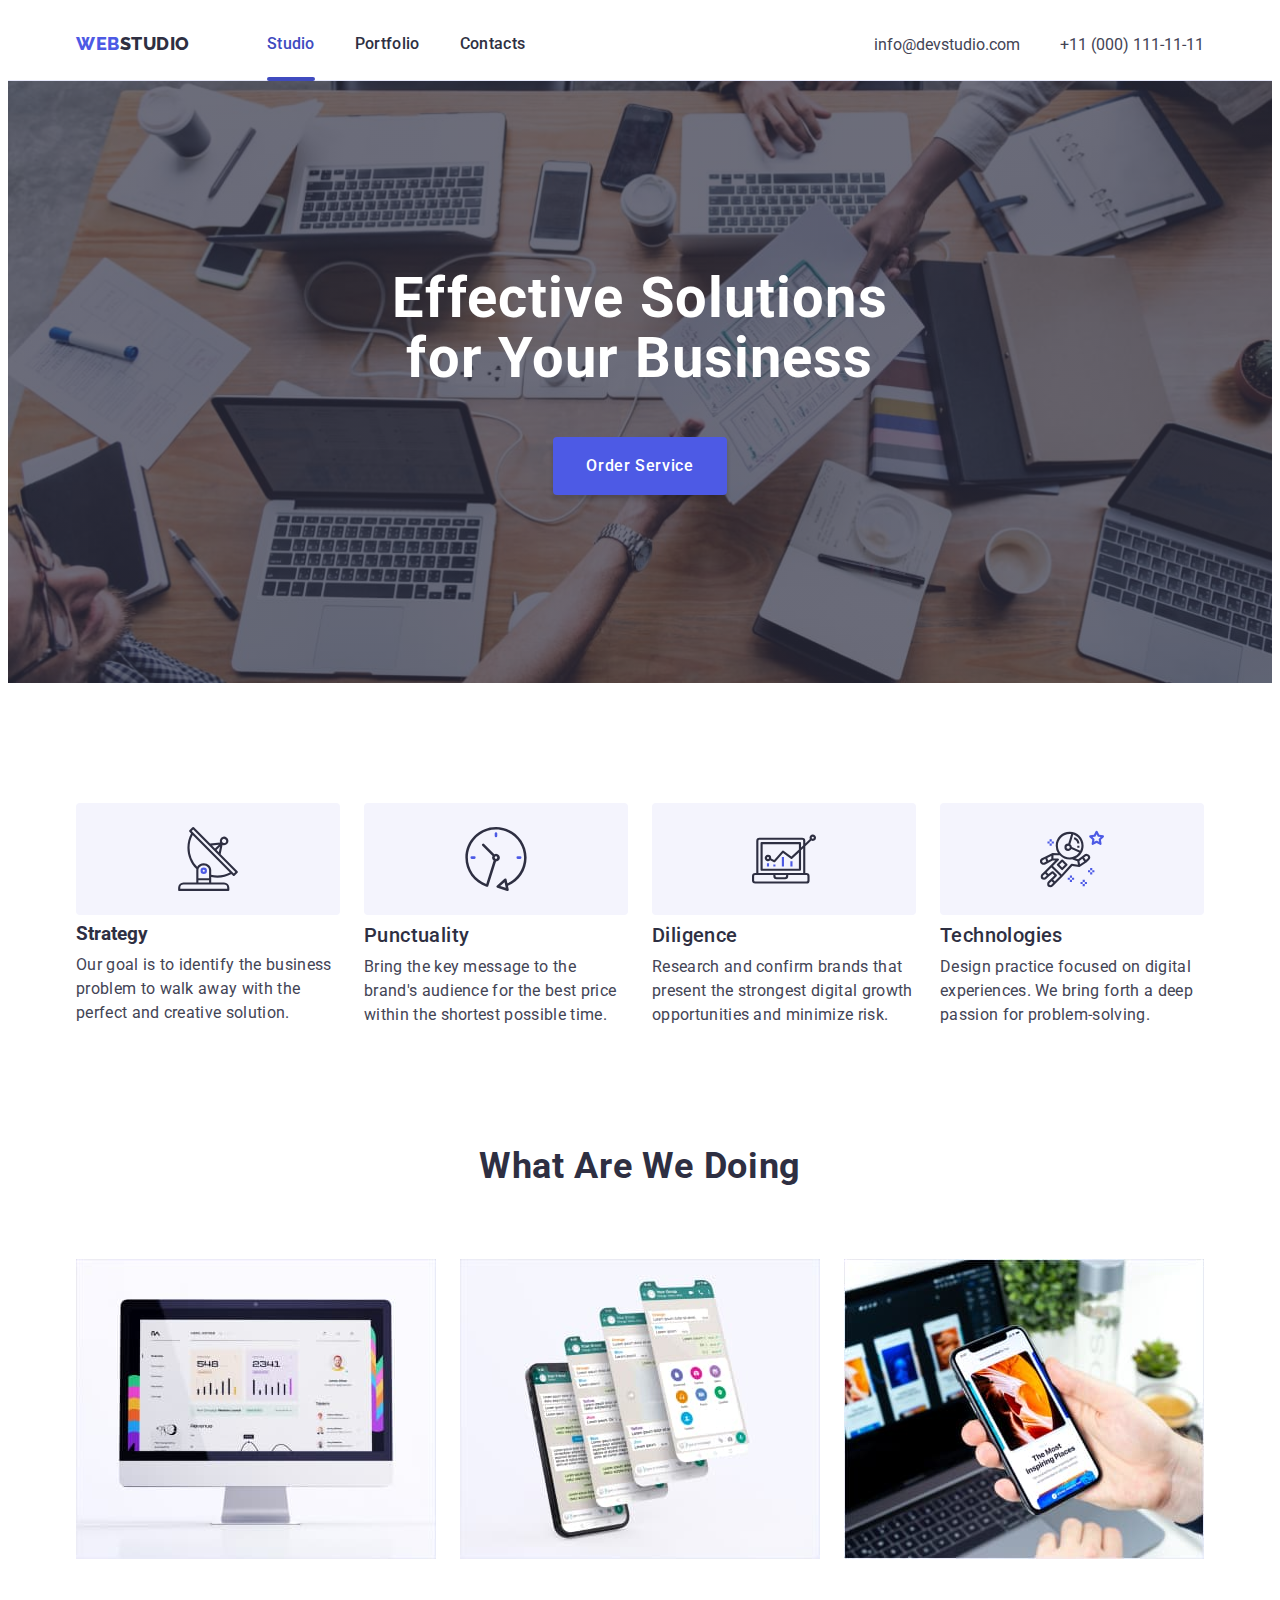
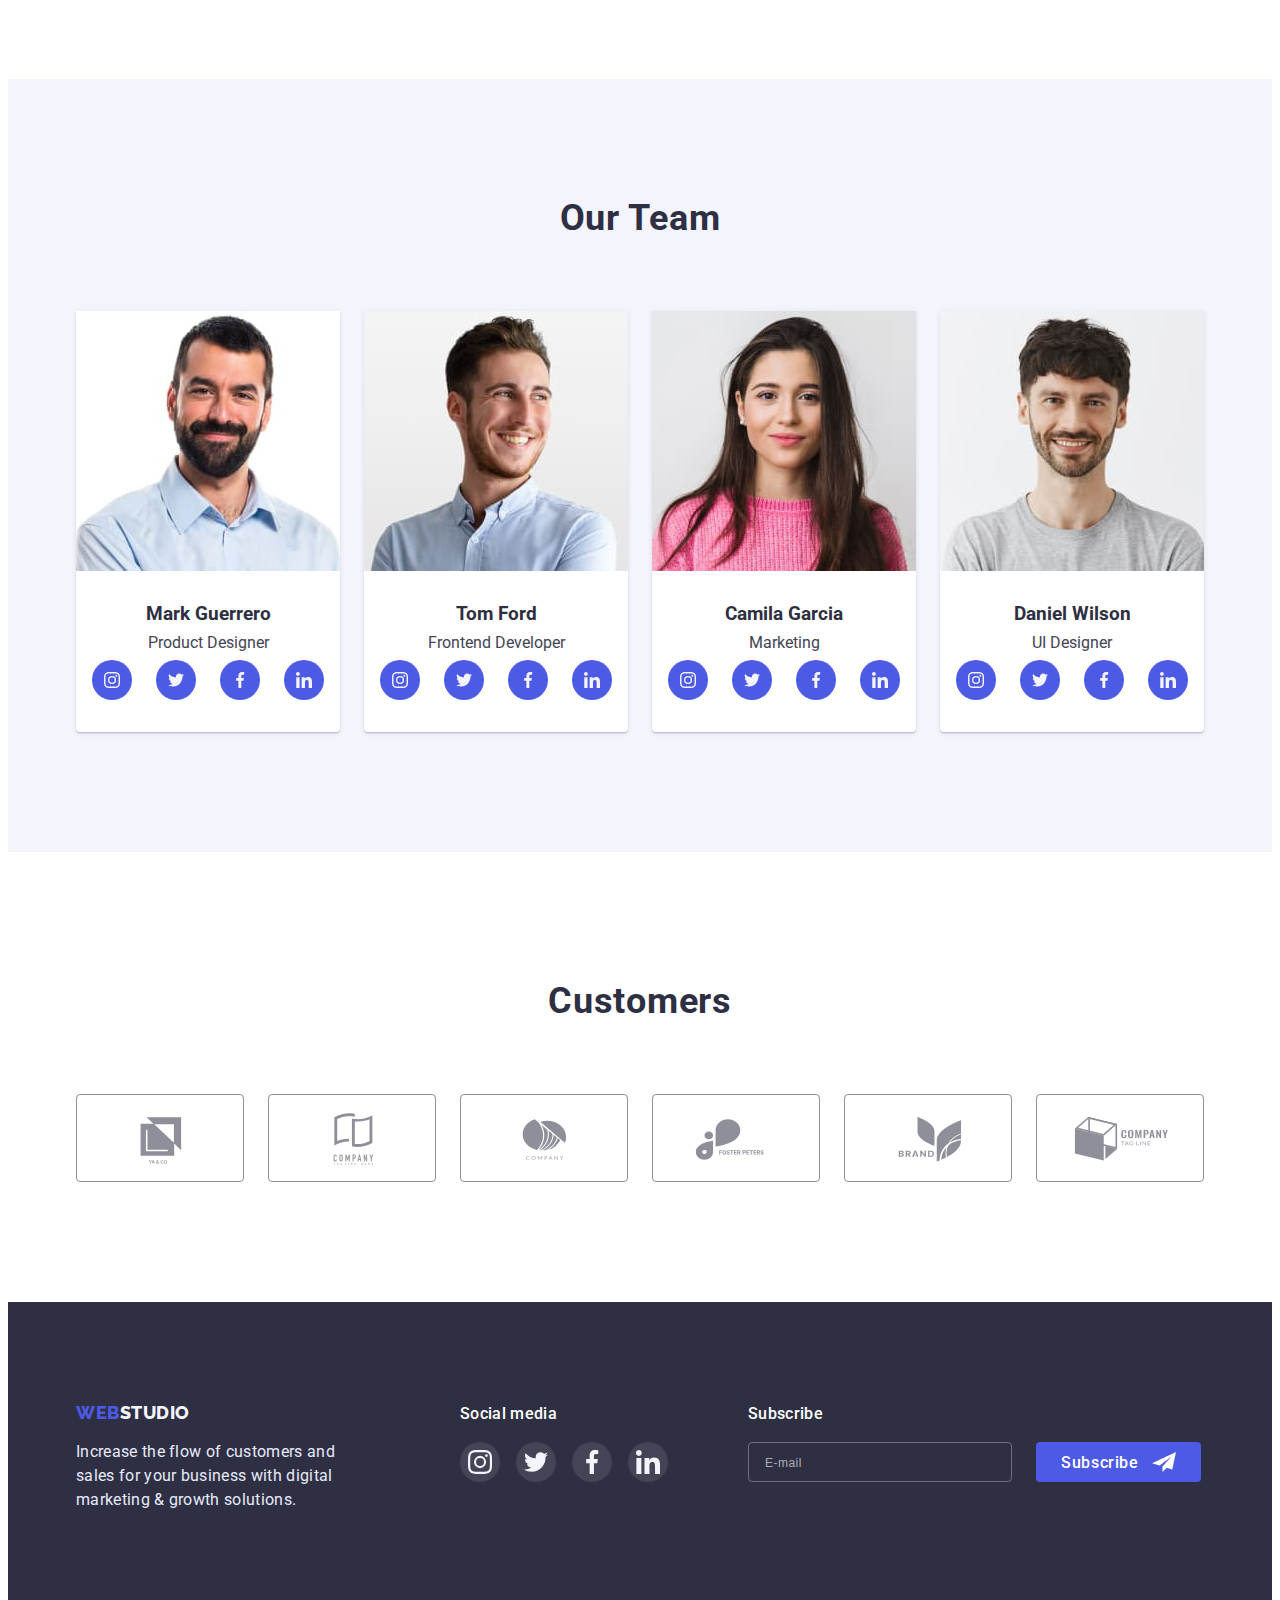
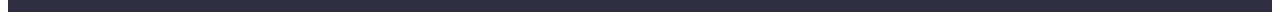
<file: index.html>
<!DOCTYPE html>
<html lang="en">
  <head>
    <meta charset="UTF-8" />
    <title>Web Studio</title>
    <link rel="preconnect" href="https://fonts.googleapis.com" />
    <link rel="preconnect" href="https://fonts.gstatic.com" crossorigin />
    <link
      href="https://fonts.googleapis.com/css2?family=Raleway:wght@800&family=Roboto:wght@400;500;700;900&display=swap"
      rel="stylesheet"
    />
    <link rel="preconnect" href="https://fonts.googleapis.com" />
    <link rel="preconnect" href="https://fonts.gstatic.com" crossorigin />
    <link
      href="https://fonts.googleapis.com/css2?family=Raleway:wght@800&family=Roboto:wght@400;500;700;900&display=swap"
      rel="stylesheet"
    />
    <link
      rel="stylesheet"
      href="https://cdnjs.cloudflare.com/ajax/libs/modern-normalize/1.1.0/modern-normalize.min.css"
      integrity="sha512-wpPYUAdjBVSE4KJnH1VR1HeZfpl1ub8YT/NKx4PuQ5NmX2tKuGu6U/JRp5y+Y8XG2tV+wKQpNHVUX03MfMFn9Q=="
      crossorigin="anonymous"
      referrerpolicy="no-referrer"
    />
    <link rel="stylesheet" href="./css/style.css" />
  </head>
  <body>
    <header class="header">
      <div class="conteiner header-flex">
        <nav class="header-nav">
          <a href="./index.html" class="header-logo logo"
            >Web<span class="nav-studio">Studio</span></a
          >
          <ul class="header-list list text">
            <li><a href="./index.html" class="link current">Studio</a></li>
            <li><a href="./portfolio.html" class="link">Portfolio</a></li>
            <li><a href="" class="link">Contacts</a></li>
          </ul>
        </nav>
        <ul class="header-contact list">
          <li>
            <a href="mailto:info@devstudio.com" class="link"
              >info@devstudio.com</a
            >
          </li>
          <li>
            <a href="tel:+110001111111" class="link">+11 (000) 111-11-11</a>
          </li>
        </ul>
      </div>
    </header>
    <main>
      <section class="hero">
        <div class="conteiner">
          <h1 class="hero-title">Effective Solutions for Your Business</h1>
          <button type="button" class="hero-btn btn" data-modal-open>
            Order Service
          </button>
        </div>
      </section>
      <section class="features section">
        <div class="conteiner">
          <h2 class="visually-hidden">Our qualities</h2>
          <ul class="features-list list">
            <li class="features-item">
              <div class="features-icons-box">
                <svg class="features-icons" width="64px" height="64px">
                  <use href="./images/icons.svg#icon-antenna"></use>
                </svg>
              </div>
              <h3 class="features-subtitle">Strategy</h3>
              <p class="features-text text">
                Our goal is to identify the business problem to walk away with
                the perfect and creative solution.
              </p>
            </li>
            <li class="features-item">
              <div class="features-icons-box">
                <svg class="features-icons" width="64px" height="64px">
                  <use href="./images/icons.svg#icon-clock"></use>
                </svg>
              </div>
              <h3 class="features-subtitle subtitle">Punctuality</h3>
              <p class="features-text text">
                Bring the key message to the brand's audience for the best price
                within the shortest possible time.
              </p>
            </li>
            <li class="features-item">
              <div class="features-icons-box">
                <svg class="features-icons" width="64px" height="64px">
                  <use href="./images/icons.svg#icon-diagram"></use>
                </svg>
              </div>
              <h3 class="features-subtitle subtitle">Diligence</h3>
              <p class="features-text text">
                Research and confirm brands that present the strongest digital
                growth opportunities and minimize risk.
              </p>
            </li>
            <li class="features-item">
              <div class="features-icons-box">
                <svg class="features-icons" width="64px" height="64px">
                  <use href="./images/icons.svg#icon-astronaut"></use>
                </svg>
              </div>
              <h3 class="features-subtitle subtitle">Technologies</h3>
              <p class="features-text text">
                Design practice focused on digital experiences. We bring forth a
                deep passion for problem-solving.
              </p>
            </li>
          </ul>
        </div>
      </section>
      <section class="pic section">
        <div class="conteiner">
          <h2 class="pic-title title">What are we doing</h2>
          <ul class="pic-list list">
            <li class="pic-item">
              <img
                src="./images/img1/monitor.jpg"
                alt="the monitor displays a graph"
                width="360"
                height="300"
              />
            </li>
            <li class="pic-item">
              <img
                src="./images/img1/messeger.jpg"
                alt="the phone displays a message"
                width="360"
                height="300"
              />
            </li>
            <li class="pic-item">
              <img
                src="./images/img1/phone.jpg"
                alt="phone is held in hands"
                width="360"
                height="300"
              />
            </li>
          </ul>
        </div>
      </section>
      <section class="cards section">
        <div class="conteiner">
          <h2 class="cards-title title">Our Team</h2>
          <ul class="cards-list list">
            <li>
              <img
                src="./images/img1/designer.jpg"
                alt="Mark Guerrero"
                width="264"
                height="260"
              />
              <div class="cards-block">
                <h3 class="cards-subtitle">Mark Guerrero</h3>
                <p class="cards-text">Product Designer</p>
                <ul class="cards-soc-list list">
                  <li class="cards-soc-item">
                    <a href="" class="cards-soc-link link">
                      <svg class="cards-soc-icons" widht="16" height="16">
                        <use href="./images/icons.svg#icon-instagram"></use>
                      </svg>
                    </a>
                  </li>
                  <li class="cards-soc-item">
                    <a href="" class="cards-soc-link link">
                      <svg class="cards-soc-icons" widht="16" height="16">
                        <use href="./images/icons.svg#icon-twitter"></use>
                      </svg>
                    </a>
                  </li>
                  <li class="cards-soc-item">
                    <a href="" class="cards-soc-link link">
                      <svg class="cards-soc-icons" widht="16" height="16">
                        <use href="./images/icons.svg#icon-facebook"></use>
                      </svg>
                    </a>
                  </li>
                  <li class="cards-soc-item">
                    <a href="" class="cards-soc-link link">
                      <svg class="cards-soc-icons" widht="16" height="16">
                        <use href="./images/icons.svg#icon-linkedin"></use>
                      </svg>
                    </a>
                  </li>
                </ul>
              </div>
            </li>
            <li>
              <img
                src="./images/img1/frontend.jpg"
                alt="Tom Ford"
                width="264"
                height="260"
              />
              <div class="cards-block">
                <h3 class="cards-subtitle">Tom Ford</h3>
                <p class="cards-text">Frontend Developer</p>
                <ul class="cards-soc-list list">
                  <li class="cards-soc-item">
                    <a href="" class="cards-soc-link link">
                      <svg class="cards-soc-icons" widht="16" height="16">
                        <use href="./images/icons.svg#icon-instagram"></use>
                      </svg>
                    </a>
                  </li>
                  <li class="cards-soc-item">
                    <a href="" class="cards-soc-link link">
                      <svg class="cards-soc-icons" widht="16px" height="16px">
                        <use href="./images/icons.svg#icon-twitter"></use>
                      </svg>
                    </a>
                  </li>
                  <li class="cards-soc-item">
                    <a href="" class="cards-soc-link link">
                      <svg class="cards-soc-icons" widht="16px" height="16px">
                        <use href="./images/icons.svg#icon-facebook"></use>
                      </svg>
                    </a>
                  </li>
                  <li class="cards-soc-item">
                    <a href="" class="cards-soc-link link">
                      <svg class="cards-soc-icons" widht="16px" height="16px">
                        <use href="./images/icons.svg#icon-linkedin"></use>
                      </svg>
                    </a>
                  </li>
                </ul>
              </div>
            </li>
            <li>
              <img
                src="./images/img1/marketing.jpg"
                alt="Camila Garcia"
                width="264"
                height="260"
              />
              <div class="cards-block">
                <h3 class="cards-subtitle">Camila Garcia</h3>
                <p class="cards-text">Marketing</p>
                <ul class="cards-soc-list list">
                  <li class="cards-soc-item">
                    <a href="" class="cards-soc-link link">
                      <svg class="cards-soc-icons" widht="16px" height="16px">
                        <use href="./images/icons.svg#icon-instagram"></use>
                      </svg>
                    </a>
                  </li>
                  <li class="cards-soc-item">
                    <a href="" class="cards-soc-link link">
                      <svg class="cards-soc-icons" widht="16px" height="16px">
                        <use href="./images/icons.svg#icon-twitter"></use>
                      </svg>
                    </a>
                  </li>
                  <li class="cards-soc-item">
                    <a href="" class="cards-soc-link link">
                      <svg class="cards-soc-icons" widht="16px" height="16px">
                        <use href="./images/icons.svg#icon-facebook"></use>
                      </svg>
                    </a>
                  </li>
                  <li class="cards-soc-item">
                    <a href="" class="cards-soc-link link">
                      <svg class="cards-soc-icons" widht="16px" height="16px">
                        <use href="./images/icons.svg#icon-linkedin"></use>
                      </svg>
                    </a>
                  </li>
                </ul>
              </div>
            </li>
            <li>
              <img
                src="./images/img1/ui.jpg"
                alt="Daniel Wilson"
                width="264"
                height="260"
              />
              <div class="cards-block">
                <h3 class="cards-subtitle">Daniel Wilson</h3>
                <p class="cards-text">UI Designer</p>
                <ul class="cards-soc-list list">
                  <li class="cards-soc-item">
                    <a href="" class="cards-soc-link link">
                      <svg class="cards-soc-icons" widht="16px" height="16px">
                        <use href="./images/icons.svg#icon-instagram"></use>
                      </svg>
                    </a>
                  </li>
                  <li class="cards-soc-item">
                    <a href="" class="cards-soc-link link">
                      <svg class="cards-soc-icons" widht="16px" height="16px">
                        <use href="./images/icons.svg#icon-twitter"></use>
                      </svg>
                    </a>
                  </li>
                  <li class="cards-soc-item">
                    <a href="" class="cards-soc-link link">
                      <svg class="cards-soc-icons" widht="16px" height="16px">
                        <use href="./images/icons.svg#icon-facebook"></use>
                      </svg>
                    </a>
                  </li>
                  <li class="cards-soc-item">
                    <a href="" class="cards-soc-link link">
                      <svg class="cards-soc-icons" widht="16px" height="16px">
                        <use href="./images/icons.svg#icon-linkedin"></use>
                      </svg>
                    </a>
                  </li>
                </ul>
              </div>
            </li>
          </ul>
        </div>
      </section>
      <section class="customers section">
        <div class="conteiner">
          <h2 class="customers-title title">Customers</h2>
          <ul class="customers-list list">
            <li class="customers-item">
              <a href="" class="customers-link link">
                <svg class="customers-icons" widht="104" height="56">
                  <use href="./images/icons.svg#icon-logo"></use>
                </svg>
              </a>
            </li>
            <li class="customers-item">
              <a href="" class="customers-link link">
                <svg class="customers-icons" widht="104" height="56">
                  <use href="./images/icons.svg#icon-logo2"></use>
                </svg>
              </a>
            </li>
            <li class="customers-item">
              <a href="" class="customers-link link">
                <svg class="customers-icons" widht="104" height="56">
                  <use href="./images/icons.svg#icon-logo3"></use>
                </svg>
              </a>
            </li>
            <li class="customers-item">
              <a href="" class="customers-link link">
                <svg class="customers-icons" widht="104" height="56">
                  <use href="./images/icons.svg#icon-logo4"></use>
                </svg>
              </a>
            </li>
            <li class="customers-item">
              <a href="" class="customers-link link">
                <svg class="customers-icons" widht="104" height="56">
                  <use href="./images/icons.svg#icon-logo5"></use>
                </svg>
              </a>
            </li>
            <li class="customers-item">
              <a href="" class="customers-link link">
                <svg class="customers-icons" widht="104" height="56">
                  <use href="./images/icons.svg#icon-logo6"></use>
                </svg>
              </a>
            </li>
          </ul>
        </div>
      </section>
    </main>
    <footer class="footer">
      <div class="conteiner footer-flex">
        <div class="footer-content">
          <a href="./index.html" class="footer-logo logo"
            >Web<span class="footer-studio">Studio</span></a
          >
          <p class="footer-text text">
            Increase the flow of customers and sales for your business with
            digital marketing & growth solutions.
          </p>
        </div>
        <div class="footer-soc">
          <h3 class="footer-soc-subtitle subtitle">Social media</h3>
          <ul class="footer-soc-list list">
            <li class="footer-soc-item">
              <a href="" class="footer-soc-link link">
                <svg class="footer-soc-icons">
                  <use href="./images/icons.svg#icon-instagram"></use>
                </svg>
              </a>
            </li>
            <li class="footer-soc-item">
              <a href="" class="footer-soc-link link">
                <svg class="footer-soc-icons">
                  <use href="./images/icons.svg#icon-twitter"></use>
                </svg>
              </a>
            </li>
            <li class="footer-soc-item">
              <a href="" class="footer-soc-link link">
                <svg class="footer-soc-icons">
                  <use href="./images/icons.svg#icon-facebook"></use>
                </svg>
              </a>
            </li>
            <li class="footer-soc-item">
              <a href="" class="footer-soc-link link">
                <svg class="footer-soc-icons">
                  <use href="./images/icons.svg#icon-linkedin"></use>
                </svg>
              </a>
            </li>
          </ul>
        </div>
        <div class="footer-sub">
          <h3 class="footer-sub-subtitle subtitle">Subscribe</h3>
          <form class="footer-form-sub">
            <label for="footer-email"></label>
            <input
              type="email"
              id="footer-email"
              name="sub_email"
              placeholder="E-mail"
              class="footer-input-email"
            />

            <button type="submit" class="footer-sub-btn btn">
              Subscribe
              <svg class="footer-sub-icons">
                <use href="./images/icons.svg#icon-frame"></use>
              </svg>
            </button>
          </form>
        </div>
      </div>
    </footer>
    <div class="backdrop is-hidden" data-modal>
      <div class="modal">
        <button class="modal-close" data-modal-close>
          <svg class="close-icons">
            <use href="./images/icons.svg#icon-close"></use>
          </svg>
        </button>
        <b class="modal-text">Leave your contacts and we will call you back</b>
        <form class="modal-form">
          <label for="user-name" class="modal-input-text text">Name</label>
          <div class="modal-imput-wrap">
            <input
              type="text"
              class="modal-input"
              id="user-name"
              name="user_name"
            />
            <svg class="modal-input-icons">
              <use href="./images/icons.svg#icon-name"></use>
            </svg>
          </div>
          <label for="user-tel" class="modal-input-text text">Phone</label>
          <div class="modal-imput-wrap">
            <input
              type="tel"
              class="modal-input"
              id="user-tel"
              name="user_tel"
            />
            <svg class="modal-input-icons">
              <use href="./images/icons.svg#icon-phone"></use>
            </svg>
          </div>
          <label for="user-email" class="modal-input-text text">Email</label>
          <div class="modal-imput-wrap">
            <input
              type="email"
              class="modal-input"
              id="user-email"
              name="user_email"
            />
            <svg class="modal-input-icons">
              <use href="./images/icons.svg#icon-email"></use>
            </svg>
          </div>
          <label for="user-comment" class="modal-input-text text"
            >Comment</label
          >
          <textarea
            class="modal-textarea"
            name="user_comment"
            id="user-comment"
            placeholder="Text input"
          ></textarea>
          <input
            type="checkbox"
            class="modal-checkbox visually-hidden"
            id="user-policy"
            value="true"
          />
          <label for="user-policy" class="modal-text-policy text"
            >I accept the terms and conditions of the&nbsp<a href=""
              >Privacy Policy</a
            ></label
          >
          <button type="submit" class="modal-btn btn text">Send</button>
        </form>
      </div>
    </div>
    <script src="./js/modal.js"></script>
  </body>
</html>
</file>
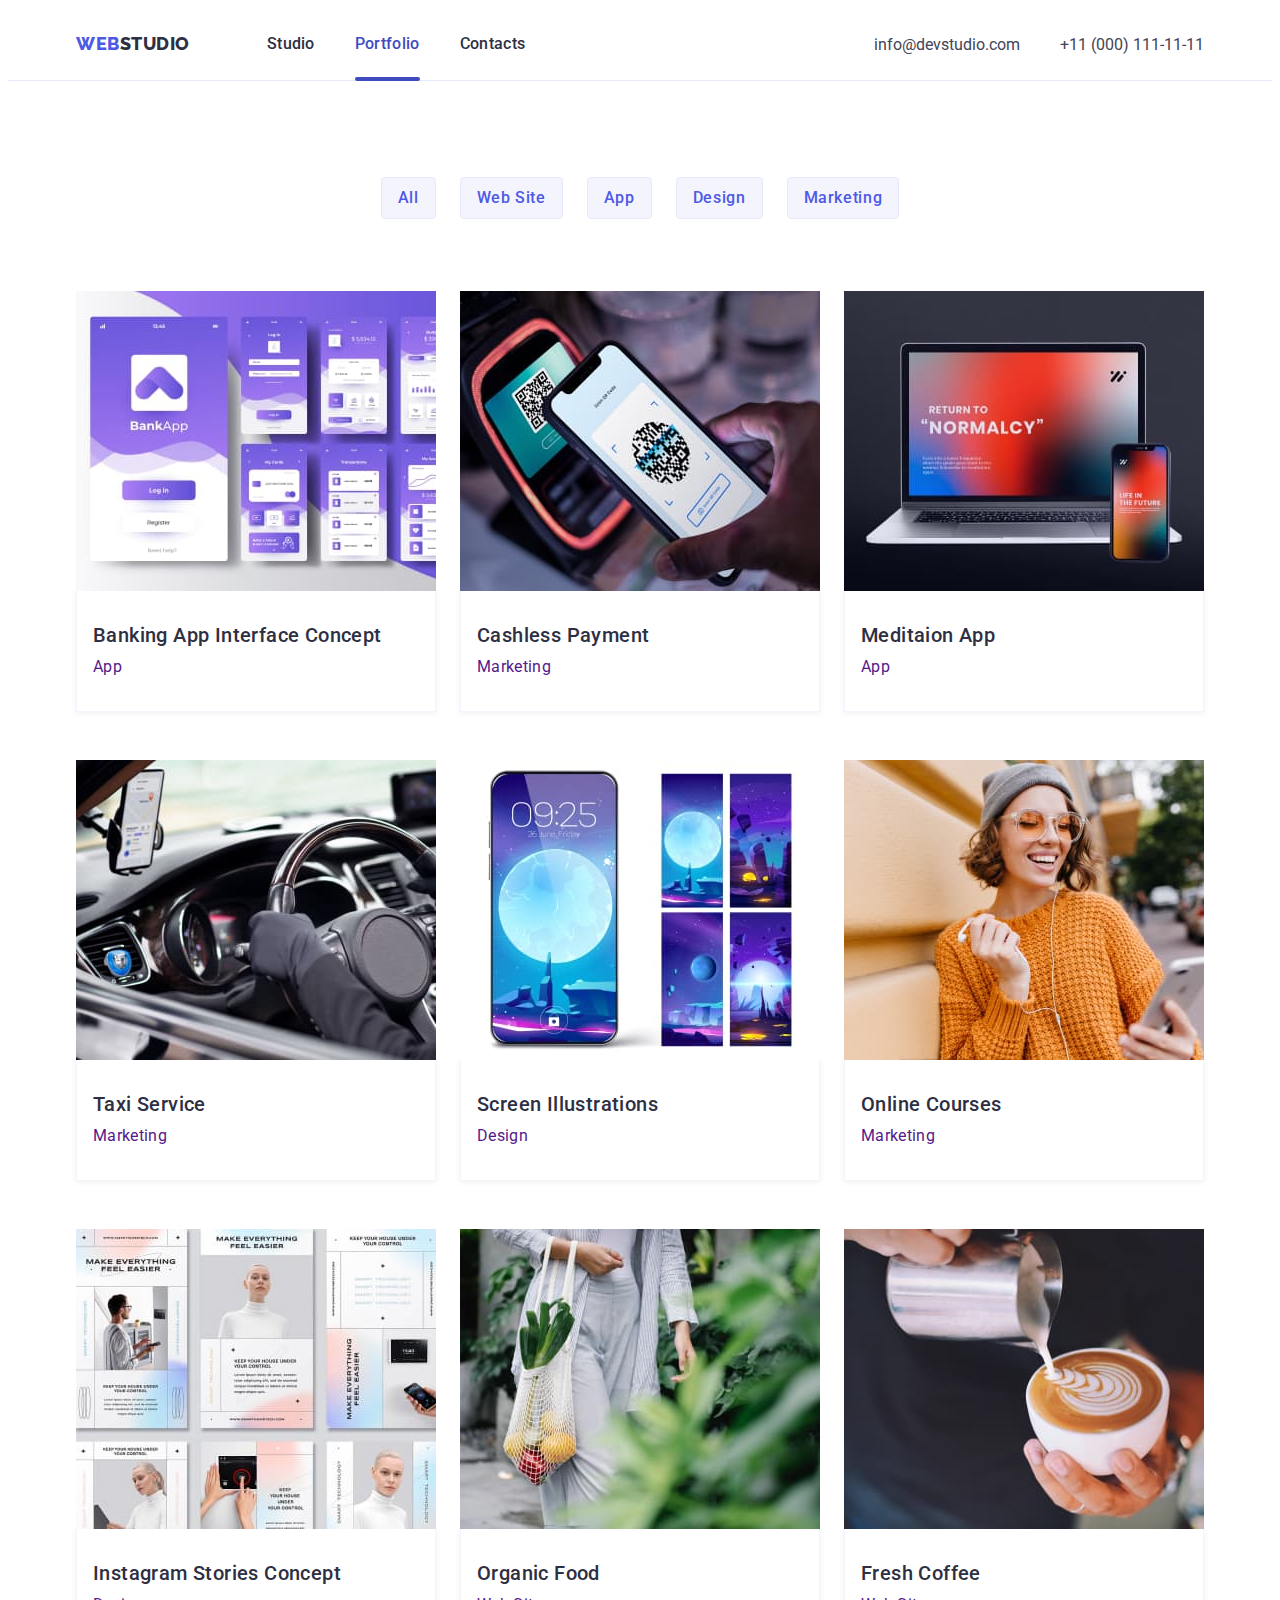
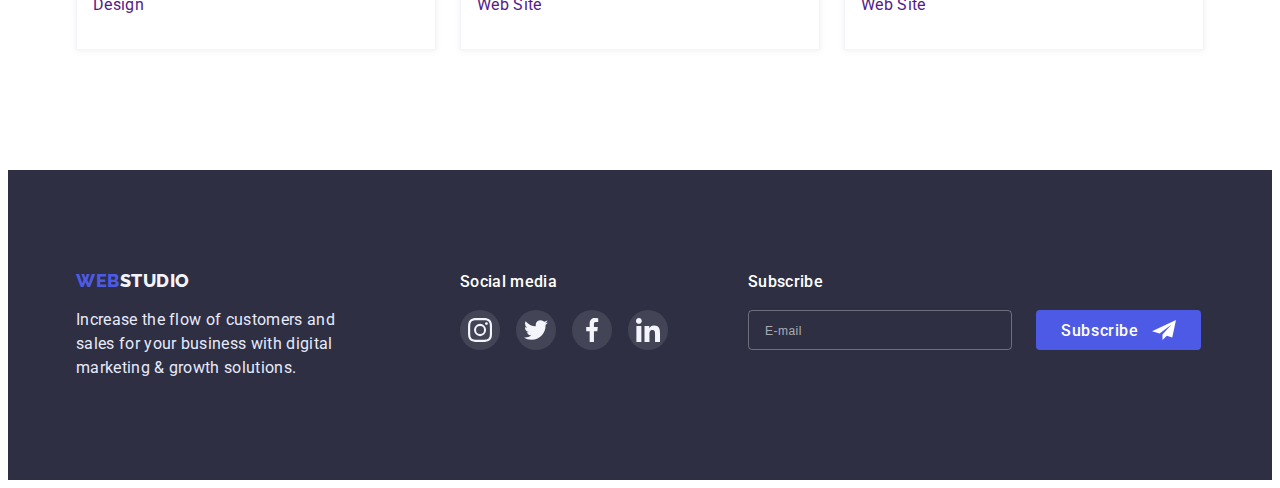
<file: portfolio.html>
<!DOCTYPE html>
<html lang="en">
  <head>
    <meta charset="UTF-8" />
    <meta http-equiv="X-UA-Compatible" content="IE=edge" />
    <meta name="viewport" content="width=device-width, initial-scale=1.0" />
    <title>Portfolio</title>
    <link rel="preconnect" href="https://fonts.googleapis.com" />
    <link rel="preconnect" href="https://fonts.gstatic.com" crossorigin />
    <link
      href="https://fonts.googleapis.com/css2?family=Raleway:wght@800&family=Roboto:wght@400;500;700;900&display=swap"
      rel="stylesheet"
    />
    <link rel="preconnect" href="https://fonts.googleapis.com" />
    <link rel="preconnect" href="https://fonts.gstatic.com" crossorigin />
    <link
      href="https://fonts.googleapis.com/css2?family=Raleway:wght@800&family=Roboto:wght@400;500;700;900&display=swap"
      rel="stylesheet"
    />
    <link
      rel="stylesheet"
      href="https://cdnjs.cloudflare.com/ajax/libs/modern-normalize/1.1.0/modern-normalize.min.css"
      integrity="sha512-wpPYUAdjBVSE4KJnH1VR1HeZfpl1ub8YT/NKx4PuQ5NmX2tKuGu6U/JRp5y+Y8XG2tV+wKQpNHVUX03MfMFn9Q=="
      crossorigin="anonymous"
      referrerpolicy="no-referrer"
    />
    <link rel="stylesheet" href="./css/style.css" />
  </head>
  <body>
    <header class="header">
      <div class="conteiner header-flex">
        <nav class="header-nav">
          <a href="./index.html" class="header-logo logo"
            >Web<span class="nav-studio">Studio</span></a
          >
          <ul class="header-list list text">
            <li><a href="./index.html" class="link">Studio</a></li>
            <li>
              <a href="./portfolio.html" class="link current">Portfolio</a>
            </li>
            <li><a href="" class="link">Contacts</a></li>
          </ul>
        </nav>
        <ul class="header-contact list">
          <li>
            <a href="mailto:info@devstudio.com" class="link"
              >info@devstudio.com</a
            >
          </li>
          <li>
            <a href="tel:+110001111111" class="link">+11 (000) 111-11-11</a>
          </li>
        </ul>
      </div>
    </header>
    <main>
      <section class="main section">
        <div class="conteiner">
          <h1 class="visually-hidden">Portfolio</h1>
          <ul class="main-menu list">
            <li>
              <button type="button" class="main-btn btn">All</button>
            </li>
            <li>
              <button type="button" class="main-btn btn">Web Site</button>
            </li>
            <li>
              <button type="button" class="main-btn btn">App</button>
            </li>
            <li><button type="button" class="main-btn btn">Design</button></li>
            <li>
              <button type="button" class="main-btn btn">Marketing</button>
            </li>
          </ul>
          <ul class="main-list list">
            <li class="main-item">
              <a href="" class="main-item-link link">
                <div class="main-block-overlay">
                  <img
                    src="./images/img2/program.jpg"
                    alt="program"
                    width="360"
                    height="300"
                  />
                  <p class="main-overlay text">
                    14 Stylish and User-Friendly App Design Concepts · Task
                    Manager App · Calorie Tracker App · Exotic Fruit Ecommerce
                    App · Cloud Storage App
                  </p>
                </div>
                <div class="main-block">
                  <h2 class="main-subtitle subtitle">
                    Banking App Interface Concept
                  </h2>
                  <p class="main-text text">App</p>
                </div>
              </a>
            </li>
            <li class="main-item">
              <a href="" class="main-item-link link">
                <div class="main-block-overlay">
                  <img
                    src="./images/img2/payment.jpg"
                    alt="payment"
                    width="360"
                    height="300"
                  />
                  <p class="main-overlay text">
                    14 Stylish and User-Friendly App Design Concepts · Task
                    Manager App · Calorie Tracker App · Exotic Fruit Ecommerce
                    App · Cloud Storage App
                  </p>
                </div>
                <div class="main-block">
                  <h2 class="main-subtitle subtitle">Cashless Payment</h2>
                  <p class="main-text text">Marketing</p>
                </div>
              </a>
            </li>
            <li class="main-item">
              <a href="" class="main-item-link link">
                <div class="main-block-overlay">
                  <img
                    src="./images/img2/laptop.jpg"
                    alt="laptop"
                    width="360"
                    height="300"
                  />
                  <p class="main-overlay text">
                    14 Stylish and User-Friendly App Design Concepts · Task
                    Manager App · Calorie Tracker App · Exotic Fruit Ecommerce
                    App · Cloud Storage App
                  </p>
                </div>
                <div class="main-block">
                  <h2 class="main-subtitle subtitle">Meditaion App</h2>
                  <p class="main-text text">App</p>
                </div>
              </a>
            </li>
            <li class="main-item">
              <a href="" class="main-item-link link">
                <div class="main-block-overlay">
                  <img
                    src="./images/img2/taxi.jpg"
                    alt="taxi"
                    width="360"
                    height="300"
                  />
                  <p class="main-overlay text">
                    14 Stylish and User-Friendly App Design Concepts · Task
                    Manager App · Calorie Tracker App · Exotic Fruit Ecommerce
                    App · Cloud Storage App
                  </p>
                </div>
                <div class="main-block">
                  <h2 class="main-subtitle subtitle">Taxi Service</h2>
                  <p class="main-text text">Marketing</p>
                </div>
              </a>
            </li>
            <li class="main-item">
              <a href="" class="main-item-link link">
                <div class="main-block-overlay">
                  <img
                    src="./images/img2/phone.jpg"
                    alt="phone"
                    width="360"
                    height="300"
                  />
                  <p class="main-overlay text">
                    14 Stylish and User-Friendly App Design Concepts · Task
                    Manager App · Calorie Tracker App · Exotic Fruit Ecommerce
                    App · Cloud Storage App
                  </p>
                </div>
                <div class="main-block">
                  <h2 class="main-subtitle subtitle">Screen Illustrations</h2>
                  <p class="main-text text">Design</p>
                </div>
              </a>
            </li>
            <li class="main-item">
              <a href="" class="main-item-link link">
                <div class="main-block-overlay">
                  <img
                    src="./images/img2/girl_phone.jpg"
                    alt="girl and phone"
                    width="360"
                    height="300"
                  />
                  <p class="main-overlay text">
                    14 Stylish and User-Friendly App Design Concepts · Task
                    Manager App · Calorie Tracker App · Exotic Fruit Ecommerce
                    App · Cloud Storage App
                  </p>
                </div>
                <div class="main-block">
                  <h2 class="main-subtitle subtitle">Online Courses</h2>
                  <p class="main-text text">Marketing</p>
                </div>
              </a>
            </li>
            <li class="main-item">
              <a href="" class="main-item-link link">
                <div class="main-block-overlay">
                  <img
                    src="./images/img2/instagram.jpg"
                    alt="instagram"
                    width="360"
                    height="300"
                  />
                  <p class="main-overlay text">
                    14 Stylish and User-Friendly App Design Concepts · Task
                    Manager App · Calorie Tracker App · Exotic Fruit Ecommerce
                    App · Cloud Storage App
                  </p>
                </div>
                <div class="main-block">
                  <h2 class="main-subtitle subtitle">
                    Instagram Stories Concept
                  </h2>
                  <p class="main-text text">Design</p>
                </div>
              </a>
            </li>
            <li class="main-item">
              <a href="" class="main-item-link link">
                <div class="main-block-overlay">
                  <img
                    src="./images/img2/food.jpg"
                    alt="food"
                    width="360"
                    height="300"
                  />
                  <p class="main-overlay text">
                    14 Stylish and User-Friendly App Design Concepts · Task
                    Manager App · Calorie Tracker App · Exotic Fruit Ecommerce
                    App · Cloud Storage App
                  </p>
                </div>
                <div class="main-block">
                  <h2 class="main-subtitle subtitle">Organic Food</h2>
                  <p class="main-text text">Web Site</p>
                </div>
              </a>
            </li>
            <li class="main-item">
              <a href="" class="main-item-link link">
                <div class="main-block-overlay">
                  <img
                    src="./images/img2/coffee.jpg"
                    alt="coffee"
                    width="360"
                    height="300"
                  />
                  <p class="main-overlay text">
                    14 Stylish and User-Friendly App Design Concepts · Task
                    Manager App · Calorie Tracker App · Exotic Fruit Ecommerce
                    App · Cloud Storage App
                  </p>
                </div>
                <div class="main-block">
                  <h2 class="main-subtitle subtitle">Fresh Coffee</h2>
                  <p class="main-text text">Web Site</p>
                </div>
              </a>
            </li>
          </ul>
        </div>
      </section>
    </main>
    <footer class="footer">
      <div class="conteiner footer-flex">
        <div class="footer-content">
          <a href="./index.html" class="footer-logo logo"
            >Web<span class="footer-studio">Studio</span></a
          >
          <p class="footer-text text">
            Increase the flow of customers and sales for your business with
            digital marketing & growth solutions.
          </p>
        </div>
        <div class="footer-soc">
          <h3 class="footer-soc-subtitle subtitle">Social media</h3>
          <ul class="footer-soc-list list">
            <li class="footer-soc-item">
              <a href="" class="footer-soc-link link">
                <svg class="footer-soc-icons" width="24" height="24">
                  <use href="./images/icons.svg#icon-instagram"></use>
                </svg>
              </a>
            </li>
            <li class="footer-soc-item">
              <a href="" class="footer-soc-link link">
                <svg class="footer-soc-icons" width="24" height="24">
                  <use href="./images/icons.svg#icon-twitter"></use>
                </svg>
              </a>
            </li>
            <li class="footer-soc-item">
              <a href="" class="footer-soc-link link">
                <svg class="footer-soc-icons" width="24" height="24">
                  <use href="./images/icons.svg#icon-facebook"></use>
                </svg>
              </a>
            </li>
            <li class="footer-soc-item">
              <a href="" class="footer-soc-link link">
                <svg class="footer-soc-icons" width="24" height="24">
                  <use href="./images/icons.svg#icon-linkedin"></use>
                </svg>
              </a>
            </li>
          </ul>
        </div>
        <div class="footer-sub">
          <h3 class="footer-sub-subtitle subtitle">Subscribe</h3>
          <form class="footer-form-sub">
            <label for="footer-email"></label>
            <input
              type="email"
              id="footer-email"
              name="sub_email"
              placeholder="E-mail"
              class="footer-input-email"
            />

            <button type="submit" class="footer-sub-btn btn">
              Subscribe
              <svg class="footer-sub-icons">
                <use href="./images/icons.svg#icon-frame"></use>
              </svg>
            </button>
          </form>
        </div>
      </div>
    </footer>
  </body>
</html>
</file>
<file: css/style.css>
:root {
  --text-color: #434455;
  --dark-color: #2e2f42;
  --accent-color: #e7e9fc;
  --white-color: #ffffff;
  --primary-brend-color: #4d5ae5;
  --hover-color: #404bbf;
  --light-color: #f4f4fd;
  --border-color: #8e8f99;
  --footer-hover-color: #31d0aa;
  --gra: linear-gradient(rgba(46, 47, 66, 0.7), rgba(46, 47, 66, 0.7));
  --backdrop-color: rgba(46, 47, 66, 0.4);
  --modal-color: #fcfcfc;
  --cubic-bezier: cubic-bezier(0.4, 0, 0.2, 1);
  --duration: 250ms;
  --modal-input-text: #8e8f99;
  --modal-border: rgba(33, 33, 33, 0.2);
  --br-footer-sub-clr: rgba(255, 255, 255, 0.3);
  --modal-placeholder: rgba(117, 117, 117, 0.5);
  --modal-policy-color: #757575;
  --footer-pl: rgba(255, 255, 255, 0.6);
}
html {
  box-sizing: border-box;
}
*,
*::before,
*::after {
  box-sizing: inherit;
}
body {
  font-family: "roboto", sans-serif;
  color: var(--text-color);
}
h1,
h2,
h3,
h4,
h5,
h6,
p {
  margin: 0;
}
ul {
  margin: 0;
  padding-left: 0;
}
img {
  display: block;
  min-width: 100%;
}
.visually-hidden {
  position: absolute;
  width: 1px;
  height: 1px;
  margin: -1px;
  border: 0;
  padding: 0;

  white-space: nowrap;
  clip-path: inset(100%);
  clip: rect(0 0 0 0);
  overflow: hidden;
}
.conteiner {
  width: 1158px;
  padding-right: 15px;
  padding-left: 15px;
  margin: 0 auto;
}
.list {
  list-style: none;
  padding: 0;
  margin: 0;
}
.link {
  text-decoration: none;
}
.title {
  margin-bottom: 72px;
  text-align: center;

  font-size: 36px;
  line-height: 1.11;
  letter-spacing: 0.02em;
  text-transform: capitalize;
  color: var(--dark-color);
}
.subtitle {
  font-weight: 500;
  font-size: 20px;
  line-height: 1.2;
  letter-spacing: 0.02em;
}
.text {
  font-size: 16px;
  line-height: 1.5;
  letter-spacing: 0.02em;
}
.btn {
  display: inline-block;

  font-family: inherit;
  font-weight: 500;
  font-size: 16px;
  line-height: 1.5;
  letter-spacing: 0.04em;
  cursor: pointer;

  border-radius: 4px;
  border: 1px solid transparent;
}
.section {
  padding-top: 120px;
  padding-bottom: 120px;
}

/*-----------header--------------*/
.header-flex {
  display: flex;
}
.header {
  border-bottom: 1px solid var(--accent-color);
}
.header-nav {
  display: flex;
  margin-right: auto;
}
.header-list {
  display: flex;
  align-items: center;
  gap: 40px;
}
.logo {
  display: block;
  margin-right: 77px;
  padding-top: 24px;
  padding-bottom: 24px;

  font-family: "Raleway", sans-serif;
  font-weight: 800;
  font-size: 18px;
  line-height: 1.33;
  letter-spacing: 0.03em;
  text-transform: uppercase;
  text-decoration: none;

  color: var(--primary-brend-color);
}
.nav-studio {
  color: var(--dark-color);
}
.header-contact {
  display: flex;
  align-items: center;
  gap: 40px;
}
.header-list .link {
  display: block;
  padding-top: 24px;
  padding-bottom: 24px;

  font-weight: 500;
  font-size: 16px;
  line-height: 1.5;
  letter-spacing: 0.02em;

  color: var(--dark-color);

  transition: color var(--duration) var(--cubic-bezier);
}
.header-list .link:hover,
.header-list .link:focus {
  color: var(--primary-brend-color);
}
.header-list .link:active {
  color: var(--text-color);
}
.header-contact .link {
  display: block;
  padding-top: 24px;
  padding-bottom: 24px;

  color: var(--text-color);

  transition: color var(--duration) var(--cubic-bezier);
}
.header-contact .link:hover,
.header-contact .link:focus {
  color: var(--primary-brend-color);
}

.header-list .current {
  position: relative;

  color: var(--hover-color);
}
.current::after {
  content: "";

  position: absolute;
  left: 0;
  bottom: -1px;
  width: 100%;
  height: 4px;

  border-radius: 2px;
  background-color: var(--hover-color);
}
/*------------------hero-------------*/
.hero {
  max-width: 1440px;
  padding-top: 188px;
  padding-bottom: 188px;
  margin: auto;
  text-align: center;
  background-color: var(--border-color);

  background-image: var(--gra), url(../images/bg/people-office.jpg);
  background-repeat: no-repeat;
  background-size: cover;
}
.hero-title {
  margin: 0 auto;
  margin-bottom: 48px;
  max-width: 498px;

  font-size: 56px;
  line-height: 1.07;
  letter-spacing: 0.02em;

  color: var(--white-color);
}
.hero-btn {
  padding: 16px 32px;
  min-width: 170px;
  text-align: center;

  color: var(--white-color);
  background-color: var(--primary-brend-color);
  box-shadow: 0px 4px 4px rgba(0, 0, 0, 0.15);

  transition: background-color var(--duration) var(--cubic-bezier);
}
.hero-btn:hover,
.hero-btn:focus {
  background-color: var(--hover-color);
}
/*----------------features-------------*/
.features {
}
.features-list {
  display: flex;
  flex-wrap: nowrap;
  gap: 24px;
}
.features-item {
  min-width: 264px;
}
.features-icons-box {
  width: 264px;
  padding: 24px 100px;
  margin-bottom: 8px;
  display: flex;
  align-items: center;
  justify-content: center;

  background: var(--light-color);
  border-radius: 4px;
}
.features-icons {
}
.features-subtitle {
  color: var(--dark-color);
  margin-bottom: 8px;
}
.features-text {
}
/*----------------picture-------------*/
.pic {
  padding-top: 0;
}
.pic-title {
}
.pic-list {
  display: flex;
  flex-wrap: nowrap;
  gap: 24px;
  justify-content: space-between;
}
.pic-item {
  flex-basis: calc((100% - 48px) / 3);
}
/*----------------cards-------------*/
.cards {
  background-color: var(--light-color);
}
.cards-title {
}
.cards-block {
  padding-top: 32px;
  padding-bottom: 32px;
  text-align: center;
}
.cards-subtitle {
  color: var(--dark-color);
  margin-bottom: 8px;
}
.cards-list {
  display: flex;
  flex-wrap: nowrap;
  gap: 24px;
  justify-content: space-between;
}
.cards-list > li {
  flex-basis: calc((100% - 72px) / 4);

  background: var(--white-color);
  box-shadow: 0px 1px 6px rgba(46, 47, 66, 0.08),
    0px 1px 1px rgba(46, 47, 66, 0.16), 0px 2px 1px rgba(46, 47, 66, 0.08);
  border-radius: 0px 0px 4px 4px;
}
.cards-text {
  margin-bottom: 8px;
}
.cards-soc-list {
  display: flex;
  justify-content: center;
  gap: 24px;
}

.cards-soc-item {
  width: 40px;
  height: 40px;
}
.cards-soc-link {
  width: 100%;
  height: 100%;
  padding: 12px 12px;
  display: flex;
  align-items: center;
  justify-content: center;

  border-radius: 50%;
  background-color: var(--primary-brend-color);

  transition: background-color var(--duration) var(--cubic-bezier);
}
.cards-soc-link:hover,
.cards-soc-link:focus {
  background-color: var(--hover-color);
}
.cards-soc-icons {
  fill: var(--light-color);
}
/*----------------customers-------------*/
.customers {
  padding-top: 130px;
}
.customers-title {
  margin-bottom: 72px;
  color: var(--dark-color);
}
.customers-list {
  display: flex;
  justify-content: center;
  gap: 24px;
}

.customers-item {
  width: 168px;
  height: 88px;
}
.customers-link {
  width: 100%;
  height: 100%;
  padding: 16px 32px;

  display: flex;
  align-items: center;
  justify-content: center;
  color: var(--border-color);

  border: 1px solid var(--border-color);
  border-radius: 4px;

  transition: background-color var(--duration) var(--cubic-bezier),
    color var(--duration) var(--cubic-bezier);
}
.customers-icons {
  fill: currentColor;
  transition: fill var(--duration) var(--cubic-bezier);
}
.customers-icons:is(:hover, :focus) {
  fill: var(--hover-color);
}
.customers-link:is(:hover, :focus) {
  border-color: var(--hover-color);
  color: var(--hover-color);
}
/*----------------footer-------------*/
.footer {
  padding-top: 100px;
  padding-bottom: 100px;

  background-color: var(--dark-color);
}
.footer-flex {
  display: flex;
  align-items: baseline;
}
.footer-logo {
  margin-bottom: 16px;
  margin-right: 0;
  padding-top: 0;
  padding-bottom: 0;

  line-height: 1.16;
}
.footer-studio {
  color: var(--light-color);
}
.footer-text {
  color: var(--accent-color);
  width: 264px;
}
.footer-content {
  margin-right: 120px;
}
.footer-soc {
  margin-right: 80px;
}
.footer-soc-subtitle {
  margin-bottom: 16px;
  font-size: 16px;
  line-height: calc(24 / 16);
  letter-spacing: 0.02em;

  color: var(--white-color);
}
.footer-soc-list {
  display: flex;
  align-items: center;
  justify-content: center;
  gap: 16px;
}
.footer-soc-item {
  width: 40px;
  height: 40px;
}
.footer-soc-link {
  width: 100%;
  height: 100%;
  padding: 8px 8px;
  display: flex;
  align-items: center;
  justify-content: center;
  color: var(--light-color);

  border-radius: 50%;
  background-color: rgba(255, 255, 255, 0.1);

  transition: background-color var(--duration) var(--cubic-bezier);
}

.footer-soc-icons {
  width: 24px;
  height: 24px;
  fill: currentColor;
}
.footer-soc-link:is(:hover, :focus) {
  background-color: var(--footer-hover-color);
}
.footer-sub {
}
.footer-sub-subtitle {
  font-size: 16px;
  line-height: 1.5;
  letter-spacing: 0.02em;

  margin-bottom: 16px;

  color: var(--white-color);
}
.footer-form-sub {
  display: flex;
}
.footer-input-email {
  width: 264px;
  height: 40px;
  font-size: 14px;

  padding: 8px 0 8px 16px;
  margin-right: 24px;

  outline: transparent;

  color: var(--white-color);

  background-color: transparent;

  border: 1px solid var(--br-footer-sub-clr);
  border-radius: 4px;
}
.footer-input-email::placeholder {
  font-size: 12px;
  line-height: 2;
  letter-spacing: 0.04em;

  color: var(--footer-pl);
}
.footer-sub-btn {
  position: relative;

  width: 165px;
  height: 40px;

  padding: 8px 64px 8px 24px;

  font-weight: 500;
  font-size: 16px;
  line-height: 1.5;
  letter-spacing: 0.04em;
  color: var(--white-color);

  background-color: var(--primary-brend-color);
  transform: background-color var(--duration) var(--cubic-bezier);
}
.footer-sub-btn:is(:hover, :focus) {
  background-color: var(--hover-color);
}
.footer-sub-icons {
  position: absolute;
  top: 50%;
  right: 24px;
  transform: translateY(-50%);
  width: 24px;
  height: 24px;
}

/*----------------PORTFOLIO-------------*/
.main {
  padding-top: 96px;
}
.main-list {
  display: flex;
  margin: 0;
  padding: 0;
  flex-wrap: wrap;
  gap: 24px;
  row-gap: 48px;
}
.main-menu {
  display: flex;
  flex-wrap: nowrap;
  justify-content: center;
  gap: 24px;
  margin-bottom: 72px;
}

.main-btn {
  padding: 8px 16px;
  text-align: center;

  color: var(--primary-brend-color);
  background-color: var(--light-color);
  border: 1px solid #e7e9fc;
  transition: color var(--duration) var(--cubic-bezier),
    background-color var(--duration) var(--cubic-bezier),
    box-shadow var(--duration) var(--cubic-bezier),
    border-color var(--duration) var(--cubic-bezier);
}
.main-block {
  padding-top: 32px;
  padding-bottom: 32px;
  padding-left: 16px;
  border: 0.5px solid var(--light-color);
  box-shadow: 0px 1px 6px rgba(46, 47, 66, 0.08);
  border-top: transparent;
}
.main-item-link {
  display: inline-block;
  transition: box-shadow 250ms var(--cubic-bezier);
}
.main-item-link:is(:hover, :focus) {
  box-shadow: 0px 1px 6px rgba(46, 47, 66, 0.08),
    0px 1px 1px rgba(46, 47, 66, 0.16), 0px 2px 1px rgba(46, 47, 66, 0.08);
  cursor: pointer;
}
.main-btn:hover,
.main-btn:focus {
  color: var(--white-color);
  background-color: var(--hover-color);
  box-shadow: 0px 3px 1px rgba(0, 0, 0, 0.1), 0px 2px 1px rgba(0, 0, 0, 0.08),
    0px 2px 2px rgba(0, 0, 0, 0.12);
  border-color: transparent;
}
.main-item-link {
  flex-basis: calc((100% - 48px) / 3);
}
.main-subtitle {
  color: var(--dark-color);
  margin-bottom: 8px;
}
.main-text {
}
.main-block-overlay {
  position: relative;
  overflow: hidden;
}
.main-overlay {
  opacity: 0;
  position: absolute;
  top: 0;
  left: 0;

  width: 100%;
  height: 100%;
  padding: 40px 32px;
  overflow: auto;

  color: var(--light-color);

  background-color: var(--primary-brend-color);

  transform: translateY(100%);

  transition: transform var(--duration) var(--cubic-bezier);
}
.main-item-link:hover .main-overlay,
.main-item-link:focus .main-overlay {
  opacity: 1;
  transform: translateY(0);
}
/*----------------MODAL-------------*/
.backdrop {
  position: fixed;
  top: 0;
  left: 0;
  z-index: 100;

  width: 100%;
  height: 100%;

  background-color: var(--backdrop-color);
  transition: opacity var(--duration) var(--cubic-bezier),
    visibility var(--duration) var(--cubic-bezier);
}
.backdrop.is-hidden {
  opacity: 0;
  visibility: hidden;
  pointer-events: none;
}
.modal {
  position: absolute;
  top: 50%;
  left: 50%;

  padding: 24px;
  padding-top: 72px;
  width: 408px;
  height: 576px;

  background-color: var(--modal-color);
  box-shadow: 0px 1px 1px rgba(0, 0, 0, 0.14), 0px 1px 3px rgba(0, 0, 0, 0.12),
    0px 2px 1px rgba(0, 0, 0, 0.2);
  border-radius: 4px;

  transform: translate(-50%, -50%) scale(1.1);

  transition: transform var(--duration) var(--cubic-bezier);
}
.backdrop.is-hidden .modal {
  transform: translate(-50%, -50%) scale(1);
}
.modal-close {
  position: absolute;
  top: 24px;
  right: 24px;

  display: flex;
  justify-content: center;
  align-items: center;

  width: 24px;
  height: 24px;

  color: #000000;
  cursor: pointer;
  border: 1px solid rgba(0, 0, 0, 0.1);
  border-radius: 50%;
  transition: background-color var(--duration) var(--cubic-bezier);
}

.close-icons {
  width: 8px;
  height: 8px;

  fill: currentColor;
  transition: fill var(--duration) var(--cubic-bezier);
}

.modal-close:is(:hover, :focus) {
  background-color: var(--hover-color);
}
.modal-close:is(:hover, :focus) .close-icons {
  fill: var(--white-color);
}

/*----------------MODAl--FORM-------------*/
.modal-text {
  display: block;
  text-align: center;

  margin-bottom: 14px;

  font-weight: 500;
  font-size: 16px;
  line-height: 1.5;
  letter-spacing: 0.02em;

  color: var(--dark-color);
}
.modal-form {
  display: flex;
  flex-direction: column;
}
.modal-input-text {
  font-size: 12px;
  line-height: 1.16;
  letter-spacing: 0.01em;

  margin-bottom: 4px;

  color: var(--modal-input-text);
}
.modal-imput-wrap {
  position: relative;

  margin-bottom: 8px;
}
.modal-input {
  font-size: 14px;

  width: 100%;
  height: 40px;

  padding: 11px 0 11px 38px;

  outline: transparent;

  border: 1px solid var(--modal-border);
  border-radius: 4px;

  transform: border-color var(--duration) var(--cubic-bezier);
}
.modal-input:focus {
  border-color: var(--primary-brend-color);
}
.modal-input-icons {
  position: absolute;
  top: 50%;
  left: 16px;
  transform: translateY(-50%);

  width: 18px;
  height: 24px;

  fill: var(--dark-color);
}
.modal-input:focus + .modal-input-icons {
  fill: var(--primary-brend-color);
}

.modal-textarea {
  font-size: 14px;

  width: 100%;
  height: 120px;

  padding: 8px 16px;
  margin-bottom: 16px;

  outline: transparent;

  border: 1px solid var(--modal-border);
  border-radius: 4px;
  resize: none;
}
.modal-textarea:focus {
  border-color: var(--primary-brend-color);
}

.modal-textarea::placeholder {
  font-size: 12px;
  line-height: 1.33;

  letter-spacing: 0.04em;

  color: var(--modal-placeholder);
}
.modal-text-policy {
  display: flex;

  font-size: 12px;
  line-height: 1.33;
  letter-spacing: 0.04em;

  margin-bottom: 24px;

  color: var(--modal-policy-color);
}
.modal-text-policy::before {
  content: " ";

  width: 16px;
  height: 16px;

  margin-right: 8px;

  border: 1.25px solid var(--dark-color);
  border-radius: 2px;
  transform: background-color var(--duration) var(--cubic-bezier);
}
.modal-checkbox:checked + .modal-text-policy::before {
  background-color: var(--hover-color);
  border: none;
  background-image: url(../images/icons/check.svg);
  background-position: center;
  background-repeat: no-repeat;
}
.modal-btn {
  color: var(--white-color);

  font-weight: 500;
  letter-spacing: 0.04em;

  width: 169px;
  min-height: 56px;

  text-align: center;

  align-self: center;

  background-color: var(--primary-brend-color);
  box-shadow: 0px 4px 4px rgba(0, 0, 0, 0.15);
  border-radius: 4px;

  transition: background-color var(--duration) var(--cubic-bezier);
}
.modal-btn:hover,
.modal-btn:focus {
  background-color: var(--hover-color);
}
</file>
